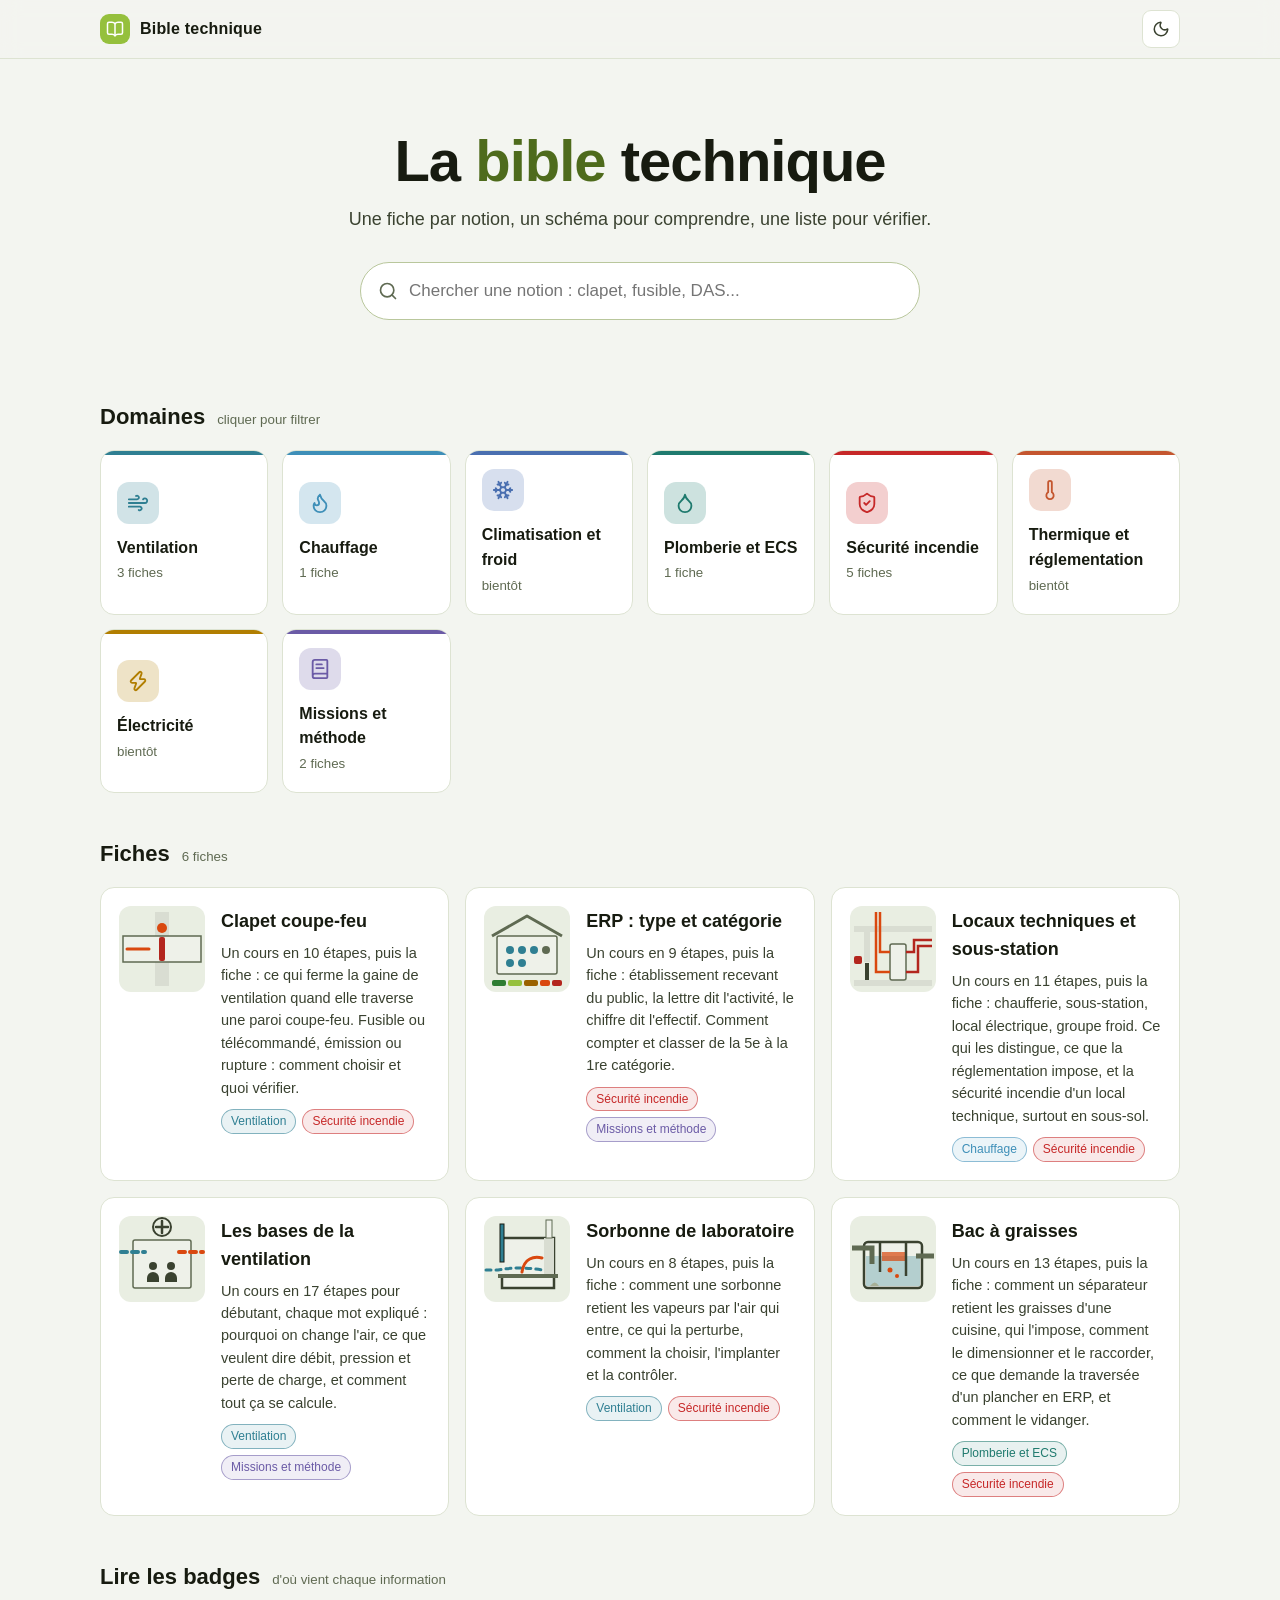
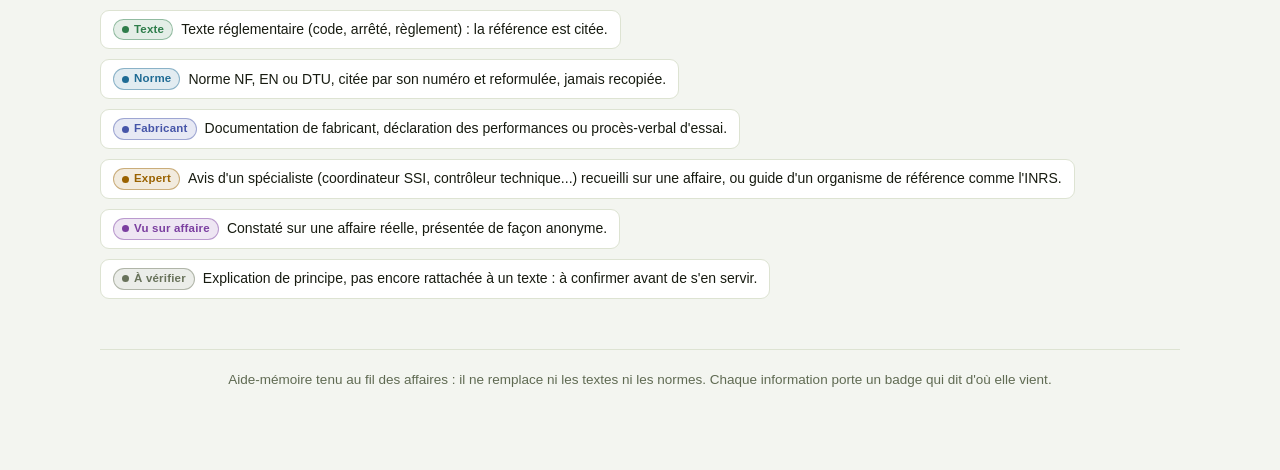
<file: index.html>
<!doctype html>
<html lang="fr">
<head>
<meta charset="utf-8">
<meta name="viewport" content="width=device-width, initial-scale=1">
<title>Bible technique</title>
<meta name="description" content="Aide-mémoire visuel : une fiche par notion, un schéma, une liste pour vérifier.">
<link rel="icon" href="favicon.svg?v=e8ab43d4" type="image/svg+xml">
<link rel="apple-touch-icon" href="apple-touch-icon.png?v=e8ab43d4">
<!-- Aperçu du lien dans Teams, Outlook, WhatsApp... : image matricielle en adresse absolue,
     1200 x 630, tirée de src/apercu.html par src/generer_apercu.py. -->
<meta property="og:type" content="website">
<meta property="og:site_name" content="Bible technique">
<meta property="og:locale" content="fr_FR">
<meta property="og:title" content="La bible technique">
<meta property="og:description" content="Aide-mémoire visuel : une fiche par notion, un schéma pour comprendre, une liste pour vérifier. Chaque information dit d'où elle vient.">
<meta property="og:url" content="https://mamalric.github.io/bible-technique/">
<meta property="og:image" content="https://mamalric.github.io/bible-technique/apercu.jpg?v=e8ab43d4">
<meta property="og:image:type" content="image/jpeg">
<meta property="og:image:width" content="1200">
<meta property="og:image:height" content="630">
<meta property="og:image:alt" content="La bible technique : un livre ouvert sur une plaque verte et les six badges de source">
<meta name="twitter:card" content="summary_large_image">
<!-- Thème posé avant le premier rendu : clair par défaut, comme les autres outils B27 ;
     le choix du sombre, mémorisé par le navigateur, l'emporte. -->
<script>try{if(localStorage.getItem("bible-theme")!=="sombre")document.documentElement.setAttribute("data-theme","clair");}catch(e){document.documentElement.setAttribute("data-theme","clair");}</script>
<link rel="stylesheet" href="bible.css?v=e8ab43d4">
</head>
<body>
<main class="page"></main>
<script src="donnees/registre.js?v=e8ab43d4"></script>
<script src="bible.js?v=e8ab43d4"></script>
<script>Bible.accueil();</script>
</body>
</html>
</file>
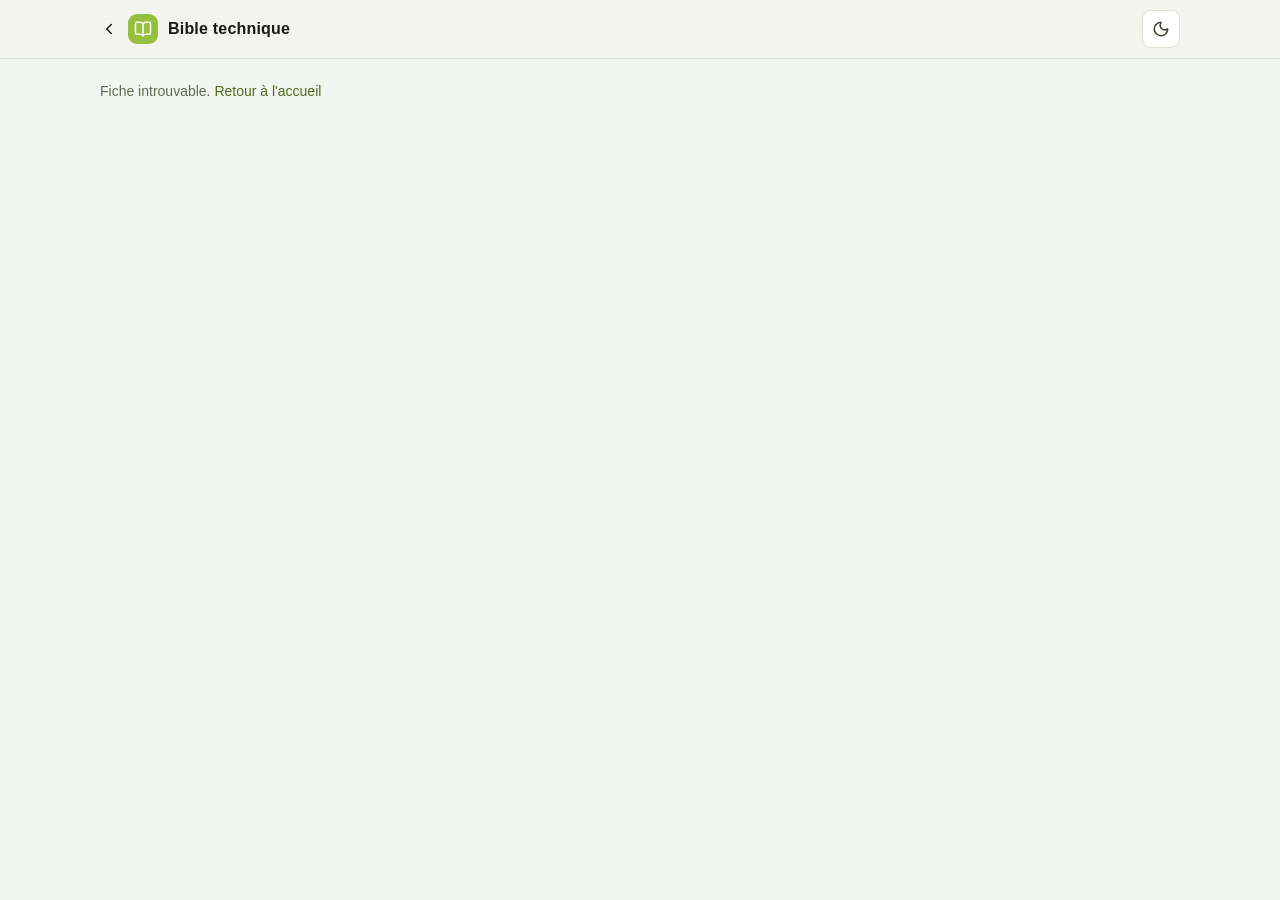
<file: fiche.html>
<!doctype html>
<html lang="fr">
<head>
<meta charset="utf-8">
<meta name="viewport" content="width=device-width, initial-scale=1">
<title>Fiche - Bible technique</title>
<link rel="icon" href="favicon.svg?v=e8ab43d4" type="image/svg+xml">
<link rel="apple-touch-icon" href="apple-touch-icon.png?v=e8ab43d4">
<!-- Aperçu du lien d'une fiche : les messageries ne lancent pas le script qui remplit
     la page, elles montrent donc l'aperçu commun de la bible. Pas d'og:url ici,
     pour que le lien garde l'adresse de la fiche. -->
<meta property="og:type" content="article">
<meta property="og:site_name" content="Bible technique">
<meta property="og:locale" content="fr_FR">
<meta property="og:title" content="Une fiche de la bible technique">
<meta property="og:description" content="Une notion, un schéma pour comprendre, une liste pour vérifier. Chaque information dit d'où elle vient.">
<meta property="og:image" content="https://mamalric.github.io/bible-technique/apercu.jpg?v=e8ab43d4">
<meta property="og:image:type" content="image/jpeg">
<meta property="og:image:width" content="1200">
<meta property="og:image:height" content="630">
<meta property="og:image:alt" content="La bible technique : un livre ouvert sur une plaque verte et les six badges de source">
<meta name="twitter:card" content="summary_large_image">
<!-- Thème posé avant le premier rendu : clair par défaut, comme les autres outils B27 ;
     le choix du sombre, mémorisé par le navigateur, l'emporte. -->
<script>try{if(localStorage.getItem("bible-theme")!=="sombre")document.documentElement.setAttribute("data-theme","clair");}catch(e){document.documentElement.setAttribute("data-theme","clair");}</script>
<link rel="stylesheet" href="bible.css?v=e8ab43d4">
</head>
<body>
<main class="page"></main>
<script src="donnees/registre.js?v=e8ab43d4"></script>
<script src="bible.js?v=e8ab43d4"></script>
<script>Bible.fiche();</script>
</body>
</html>
</file>
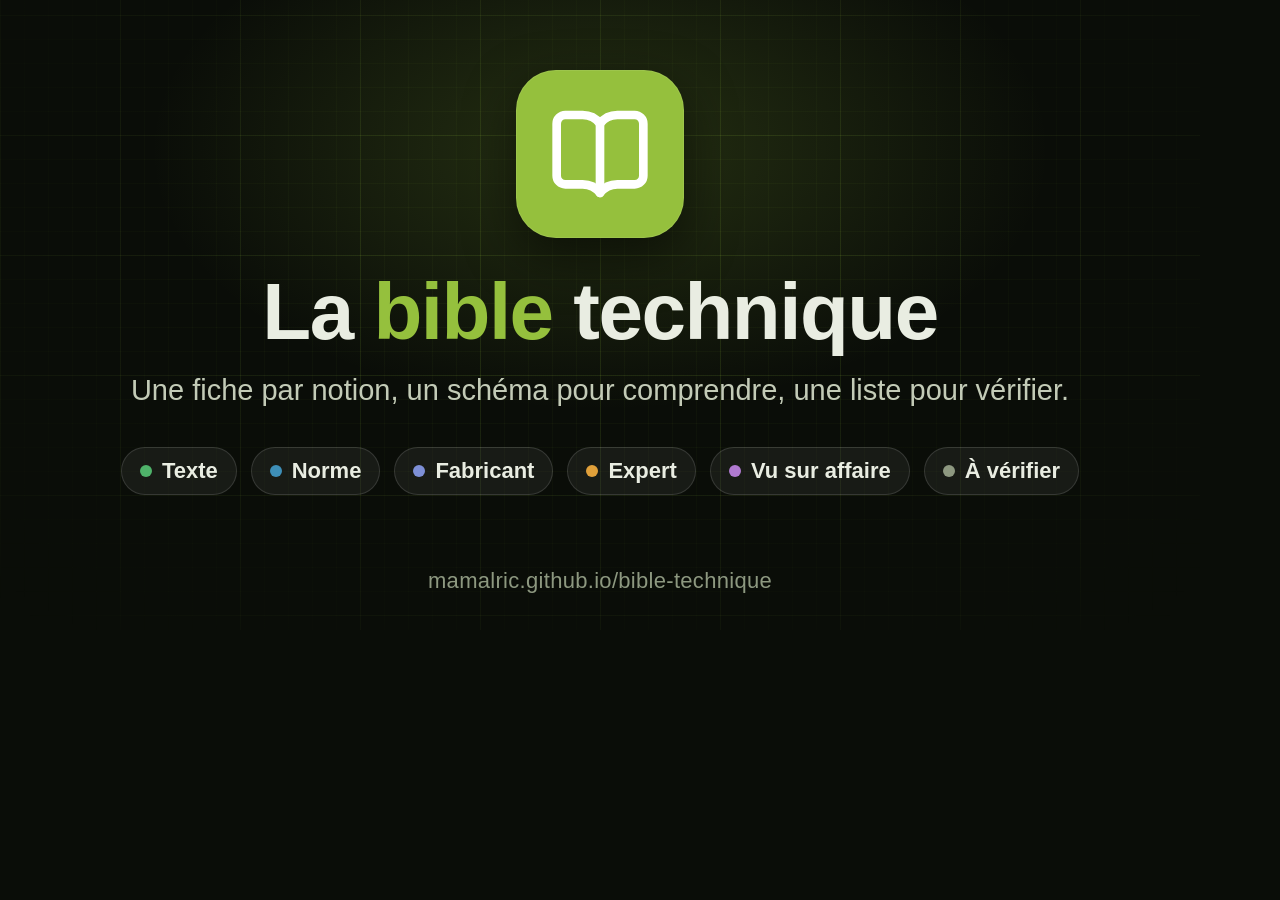
<file: src/apercu.html>
<!doctype html>
<html lang="fr">
<head>
<meta charset="utf-8">
<title>Aperçu des liens de la bible</title>
<!-- Source de apercu.jpg, l'image qu'affichent Teams, Outlook, WhatsApp... quand on colle le lien
     de la bible. 1200 x 630, l'emblème au centre pour survivre au recadrage carré des vignettes.
     Se régénère avec : python src/generer_apercu.py -->
<style>
  html, body { margin: 0; }
  body {
    width: 1200px; height: 630px; overflow: hidden; position: relative;
    background: #0a0d08; color: #e9ede2;
    font-family: Inter, "Segoe UI Variable Display", "Segoe UI", Roboto, Arial, sans-serif;
    display: flex; flex-direction: column; align-items: center;
  }
  /* Papier millimétré, la feuille du bureau d'études, estompé vers les bords. */
  .grille {
    position: absolute; inset: 0;
    background-image:
      linear-gradient(rgba(149,192,61,.10) 1px, transparent 1px),
      linear-gradient(90deg, rgba(149,192,61,.10) 1px, transparent 1px),
      linear-gradient(rgba(149,192,61,.045) 1px, transparent 1px),
      linear-gradient(90deg, rgba(149,192,61,.045) 1px, transparent 1px);
    background-size: 120px 120px, 120px 120px, 24px 24px, 24px 24px;
    background-position: 0 15px, 0 0, 0 15px, 0 0;
    -webkit-mask-image: radial-gradient(ellipse 70% 80% at 50% 40%, #000 30%, transparent 100%);
            mask-image: radial-gradient(ellipse 70% 80% at 50% 40%, #000 30%, transparent 100%);
  }
  .halo {
    position: absolute; left: 50%; top: 150px; width: 900px; height: 520px; transform: translate(-50%, -50%);
    background: radial-gradient(closest-side, rgba(149,192,61,.20), rgba(149,192,61,0));
  }
  .plaque {
    position: relative; margin-top: 70px; width: 168px; height: 168px; border-radius: 40px;
    background: #95c03d; display: grid; place-items: center;
    box-shadow: 0 18px 50px rgba(0,0,0,.55), 0 0 0 1px rgba(255,255,255,.08) inset;
  }
  h1 {
    position: relative; margin: 34px 0 0; font-size: 80px; line-height: 1; font-weight: 700; letter-spacing: -1.5px;
  }
  h1 span { color: #95c03d; }
  p {
    position: relative; margin: 22px 0 0; font-size: 29px; color: #c3cbb7;
  }
  .badges { position: relative; display: flex; gap: 14px; margin-top: 40px; }
  .badges b {
    display: inline-flex; align-items: center; gap: 10px; padding: 10px 18px; border-radius: 99px;
    font-size: 22px; font-weight: 700; color: #e9ede2;
    background: rgba(255,255,255,.06); border: 1px solid rgba(255,255,255,.13);
  }
  .badges i { width: 12px; height: 12px; border-radius: 50%; background: var(--c); }
  .adresse { position: absolute; bottom: 36px; font-size: 22px; color: #8d9880; letter-spacing: .3px; }
</style>
</head>
<body>
  <div class="grille"></div>
  <div class="halo"></div>
  <div class="plaque">
    <!-- book-open de Lucide (https://lucide.dev/icons/book-open), copié tel quel -->
    <svg width="104" height="104" viewBox="0 0 24 24" fill="none" stroke="#ffffff" stroke-width="2" stroke-linecap="round" stroke-linejoin="round">
      <path d="M12 5v16"/>
      <path d="M20.001 19A2 2 0 0022 17V5a2 2 0 00-1.999-2L16 3.002A5 5 0 0012 5a5 5 0 00-4-2H4a2 2 0 00-2 2v12a2 2 0 001.999 2H8a5 5 0 014 2 5 5 0 014-2z"/>
    </svg>
  </div>
  <h1>La <span>bible</span> technique</h1>
  <p>Une fiche par notion, un schéma pour comprendre, une liste pour vérifier.</p>
  <!-- Les six badges de source, aux couleurs de bible.css : la signature de la bible. -->
  <div class="badges">
    <b style="--c:#4fb36a"><i></i>Texte</b>
    <b style="--c:#3e8fb8"><i></i>Norme</b>
    <b style="--c:#7d8fd6"><i></i>Fabricant</b>
    <b style="--c:#e0a03a"><i></i>Expert</b>
    <b style="--c:#b07ad0"><i></i>Vu sur affaire</b>
    <b style="--c:#8d9880"><i></i>À vérifier</b>
  </div>
  <div class="adresse">mamalric.github.io/bible-technique</div>
</body>
</html>
</file>
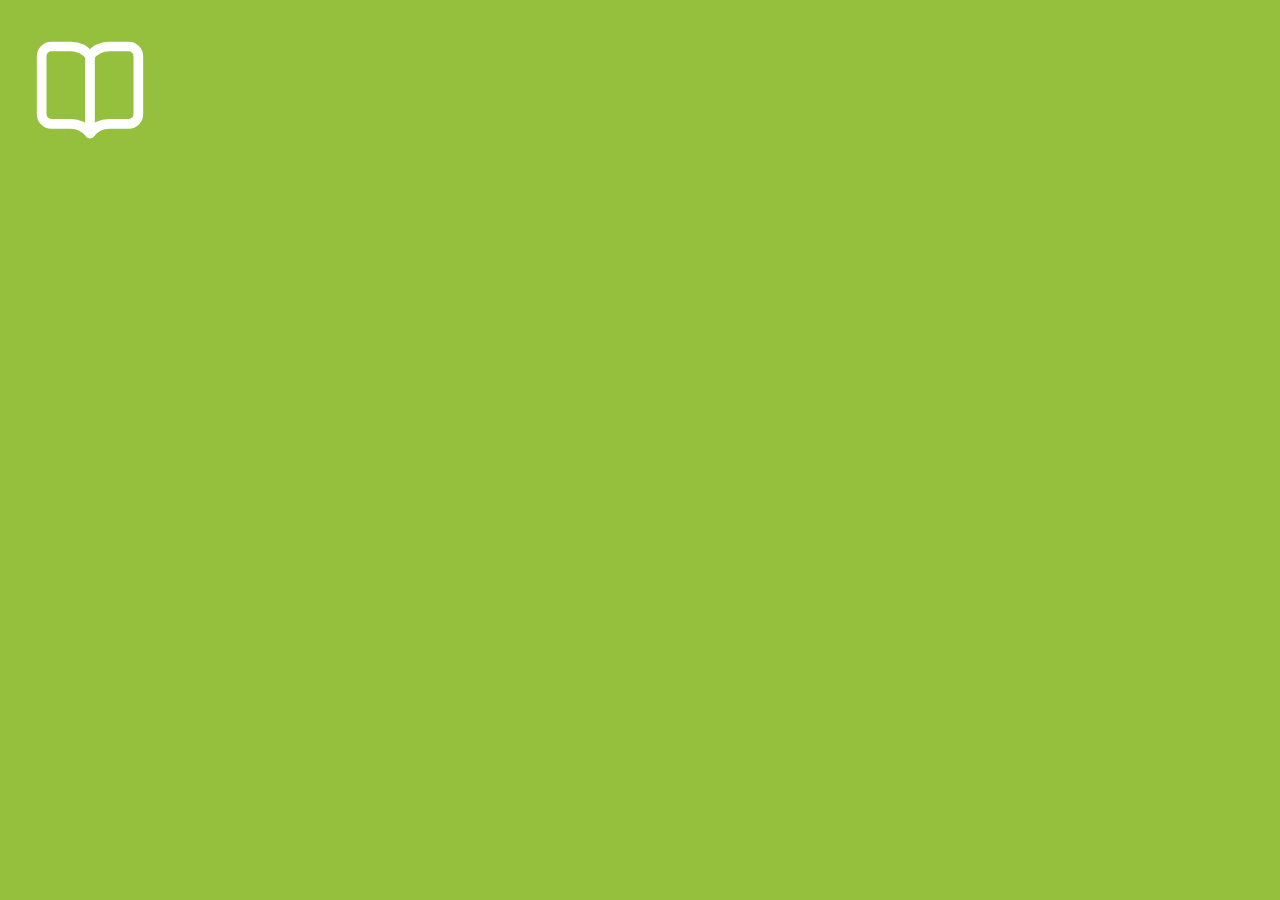
<file: src/icone-ios.html>
<!doctype html>
<html lang="fr">
<head>
<meta charset="utf-8">
<title>Icône d'écran d'accueil de la bible</title>
<!-- Source de apple-touch-icon.png (180 x 180), l'icône posée sur l'écran d'accueil d'un téléphone.
     Plaque pleine, sans coins arrondis : le téléphone arrondit lui-même.
     Se régénère avec : python src/generer_apercu.py -->
<style>
  html, body { margin: 0; }
  body { width: 180px; height: 180px; overflow: hidden; background: #95c03d; display: grid; place-items: center; }
</style>
</head>
<body>
  <!-- book-open de Lucide (https://lucide.dev/icons/book-open), copié tel quel -->
  <svg width="116" height="116" viewBox="0 0 24 24" fill="none" stroke="#ffffff" stroke-width="2" stroke-linecap="round" stroke-linejoin="round">
    <path d="M12 5v16"/>
    <path d="M20.001 19A2 2 0 0022 17V5a2 2 0 00-1.999-2L16 3.002A5 5 0 0012 5a5 5 0 00-4-2H4a2 2 0 00-2 2v12a2 2 0 001.999 2H8a5 5 0 014 2 5 5 0 014-2z"/>
  </svg>
</body>
</html>
</file>
<file: bible.css>
/* Bible technique : feuille commune à l'accueil et aux fiches.
   Palette reprise du portail b27-hub : clair par défaut comme les autres outils B27
   (data-theme="clair", posé dans l'en-tête des pages), sombre ici en :root, vert #95C03D du logo,
   couleurs de domaine = couleurs de lot B27 du catalogue du hub. */

:root{
  --fond:#0a0d08;
  --fond-2:#10150b;
  --carte:#141a0e;
  --carte-2:#1a2212;
  --ligne:rgba(149,192,61,.15);
  --ligne-forte:rgba(149,192,61,.34);
  --encre:#e9ede2;
  --encre-2:#c4cbb8;
  --discret:#8d9880;
  --accent:#95c03d;
  --accent-encre:#ffffff;   /* tout ce qui se pose sur le vert (pastilles, numéros, boutons actifs, coches) : blanc, à la demande de l'utilisateur */
  --lien:#b7dc78;
  --danger:#ef6b5b;
  --danger-fond:rgba(239,107,91,.10);
  --ok:#7cc46a;
  --ombre:0 10px 34px rgba(0,0,0,.42);
  --rayon-g:20px; --rayon-m:14px; --rayon-s:9px;
  --courbe:cubic-bezier(.2,.7,.2,1);

  /* badges de fiabilité */
  --b-texte:#4fb36a;     /* texte réglementaire */
  --b-norme:#3e8fb8;     /* norme, citée par son numéro */
  --b-fab:#7d8fd6;       /* fabricant, DoP, PV */
  --b-expert:#e0a03a;    /* dire d'expert */
  --b-cas:#b07ad0;       /* vu sur une affaire */
  --b-verif:#8d9880;     /* à vérifier */

  /* schémas */
  --s-paroi:#3a4231;
  --s-hachure:#59644c;
  --s-gaine:#2a3320;
  --s-gaine-bord:#7f8b70;
  --s-air:#9fd0e8;
  --s-chaud:#ff7a3d;
}
:root[data-theme="clair"]{
  --fond:#f3f5f0;
  --fond-2:#e9eee2;
  --carte:#ffffff;
  --carte-2:#f6f8f2;
  --ligne:#dde3d2;
  --ligne-forte:#b9c79c;
  --encre:#171b10;
  --encre-2:#3a4230;
  --discret:#5f6a52;
  --accent:#95c03d;
  --accent-encre:#ffffff;
  --lien:#4e6b1c;
  --danger:#b3261e;
  --danger-fond:rgba(179,38,30,.07);
  --ok:#2e7d32;
  --ombre:0 10px 30px rgba(30,40,15,.12);
  --b-texte:#2e7d4a; --b-norme:#1f6b94; --b-fab:#4655a8; --b-expert:#9a6200; --b-cas:#7b3fa0; --b-verif:#68725a;
  --s-paroi:#d9ddd2; --s-hachure:#a7b097; --s-gaine:#eef1e9; --s-gaine-bord:#5f6a52; --s-air:#2f7f92; --s-chaud:#d9480f;
}

*{box-sizing:border-box}
html{scroll-behavior:smooth}
body{
  margin:0; background:var(--fond); color:var(--encre);
  font-family:Inter,-apple-system,"Segoe UI",Roboto,"Helvetica Neue",Arial,sans-serif;
  font-size:16px; line-height:1.55; -webkit-font-smoothing:antialiased;
}
a{color:var(--lien); text-decoration:none}
a:hover{text-decoration:underline}
.page{max-width:1120px; margin:0 auto; padding:0 20px 80px}

/* ---------- barre du haut ---------- */
.barre{
  position:sticky; top:0; z-index:20; backdrop-filter:blur(10px);
  background:color-mix(in srgb, var(--fond) 82%, transparent);
  border-bottom:1px solid var(--ligne);
}
.barre .dedans{max-width:1120px; margin:0 auto; padding:10px 20px; display:flex; align-items:center; gap:14px}
.marque{display:flex; align-items:center; gap:10px; color:var(--encre); font-weight:700; letter-spacing:.2px}
.marque:hover{text-decoration:none}
.marque .pastille{width:30px; height:30px; border-radius:9px; background:var(--accent); display:grid; place-items:center; color:#fff; font-weight:800; font-size:15px}
.barre .vide{flex:1}
.bouton{
  border:1px solid var(--ligne-forte); background:var(--carte); color:var(--encre);
  border-radius:999px; padding:7px 14px; font:inherit; font-size:14px; cursor:pointer;
  transition:border-color .2s, transform .2s var(--courbe);
}
.bouton:hover{border-color:var(--accent)}
.bouton:active{transform:scale(.97)}
.bouton.actif{background:var(--accent); color:var(--accent-encre); border-color:var(--accent); font-weight:600}
/* Bouton de thème : un carré aux coins doux, comme les boutons du portail b27-hub. Il montre le thème
   où il mène, la lune en clair, le soleil en sombre : les deux pictogrammes sont l'un sur l'autre,
   l'un sort en tournant pendant que l'autre entre. */
.bascule-theme{
  position:relative; width:38px; height:38px; padding:0; display:grid; place-items:center; cursor:pointer;
  background:var(--carte); border:1px solid var(--ligne); border-radius:var(--rayon-s); color:var(--encre-2);
  transition:border-color .2s, color .2s, transform .2s var(--courbe);
}
.bascule-theme:hover{border-color:var(--ligne-forte); color:var(--encre); transform:translateY(-1px)}
.bascule-theme:active{transform:scale(.94)}
.bascule-theme:focus-visible{outline:2px solid var(--accent); outline-offset:2px}
.bascule-theme > span{grid-area:1/1; display:grid; transition:transform .5s var(--courbe), opacity .3s}
.bt-lune{opacity:0; transform:rotate(-100deg) scale(.4)}
:root[data-theme="clair"] .bt-soleil{opacity:0; transform:rotate(100deg) scale(.4)}
:root[data-theme="clair"] .bt-lune{opacity:1; transform:none}
/* le cercle qui ouvre le nouveau thème (bible.js) : sans le fondu par défaut du navigateur */
::view-transition-old(root), ::view-transition-new(root){animation:none; mix-blend-mode:normal}

/* Jauges : les curseurs des schémas (public, personnel, température, ouverture...). Une piste arrondie
   remplie de vert jusqu'au curseur, un curseur rond blanc cerclé de vert. Le navigateur ne sait pas
   remplir seul la piste partout : bible.js tient --rempli à jour. */
input[type="range"]{
  -webkit-appearance:none; appearance:none; width:100%; height:26px; margin:0; padding:0;
  background:transparent; cursor:pointer; --rempli:50%;
}
input[type="range"]::-webkit-slider-runnable-track{
  height:8px; border-radius:99px;
  background:linear-gradient(to right, var(--accent) 0 var(--rempli), var(--ligne-forte) var(--rempli) 100%);
}
input[type="range"]::-moz-range-track{height:8px; border-radius:99px; background:var(--ligne-forte)}
input[type="range"]::-moz-range-progress{height:8px; border-radius:99px; background:var(--accent)}
input[type="range"]::-webkit-slider-thumb{
  -webkit-appearance:none; appearance:none; width:22px; height:22px; margin-top:-7px; border-radius:50%;
  background:#fff; border:3px solid var(--accent); box-shadow:0 2px 6px rgba(0,0,0,.25);
  transition:transform .15s var(--courbe), box-shadow .15s;
}
input[type="range"]::-moz-range-thumb{
  width:16px; height:16px; border-radius:50%; background:#fff; border:3px solid var(--accent);
  box-shadow:0 2px 6px rgba(0,0,0,.25); transition:transform .15s var(--courbe), box-shadow .15s;
}
input[type="range"]:hover::-webkit-slider-thumb{transform:scale(1.1)}
input[type="range"]:hover::-moz-range-thumb{transform:scale(1.1)}
input[type="range"]:active::-webkit-slider-thumb{transform:scale(1.2)}
input[type="range"]:active::-moz-range-thumb{transform:scale(1.2)}
input[type="range"]:focus-visible{outline:none}
input[type="range"]:focus-visible::-webkit-slider-thumb{box-shadow:0 0 0 5px rgba(149,192,61,.35)}
input[type="range"]:focus-visible::-moz-range-thumb{box-shadow:0 0 0 5px rgba(149,192,61,.35)}

/* ---------- accueil ---------- */
.entree{text-align:center; padding:72px 0 36px}
.entree h1{font-size:clamp(34px,6vw,58px); line-height:1.05; margin:0 0 14px; letter-spacing:-1px}
.entree h1 span{color:var(--accent)}
.entree p{color:var(--encre-2); font-size:18px; max-width:640px; margin:0 auto 28px}
.recherche{position:relative; max-width:560px; margin:0 auto}
.recherche input{
  width:100%; padding:15px 20px 15px 48px; border-radius:999px; font:inherit; font-size:17px;
  border:1px solid var(--ligne-forte); background:var(--carte); color:var(--encre); outline:none;
}
.recherche input:focus{border-color:var(--accent); box-shadow:0 0 0 4px rgba(149,192,61,.15)}
.recherche svg{position:absolute; left:18px; top:50%; transform:translateY(-50%); color:var(--discret)}

.section-titre{display:flex; align-items:baseline; gap:12px; margin:44px 0 16px}
.section-titre h2{margin:0; font-size:22px}
.section-titre small{color:var(--discret)}

.domaines{display:grid; grid-template-columns:repeat(auto-fill,minmax(160px,1fr)); gap:14px}
.domaine{
  position:relative; border-radius:var(--rayon-m); padding:18px 16px 16px; background:var(--carte);
  border:1px solid var(--ligne); cursor:pointer; text-align:left; color:var(--encre); font:inherit;
  transition:transform .25s var(--courbe), border-color .2s, box-shadow .25s;
  overflow:hidden;
}
.domaine::before{content:""; position:absolute; inset:0 0 auto 0; height:4px; background:var(--c)}
.domaine:hover{transform:translateY(-3px); border-color:var(--c); box-shadow:var(--ombre)}
.domaine.choisi{border-color:var(--c); box-shadow:0 0 0 2px var(--c) inset}
.domaine .ico{width:42px; height:42px; border-radius:12px; display:grid; place-items:center; background:color-mix(in srgb, var(--c) 22%, transparent); color:var(--c); margin-bottom:12px}
.domaine b{display:block; font-size:16px}
.domaine small{color:var(--discret)}

.fiches{display:grid; grid-template-columns:repeat(auto-fill,minmax(300px,1fr)); gap:16px}
.carte-fiche{
  display:flex; gap:16px; padding:18px; border-radius:var(--rayon-m); background:var(--carte);
  border:1px solid var(--ligne); color:var(--encre); transition:transform .25s var(--courbe), border-color .2s, box-shadow .25s;
}
.carte-fiche:hover{text-decoration:none; transform:translateY(-3px); border-color:var(--ligne-forte); box-shadow:var(--ombre)}
.carte-fiche .vignette{flex:0 0 86px; height:86px; border-radius:12px; background:var(--fond-2); display:grid; place-items:center; overflow:hidden}
.carte-fiche h3{margin:2px 0 6px; font-size:18px}
.carte-fiche p{margin:0 0 10px; color:var(--encre-2); font-size:14.5px}
.puces-domaines{display:flex; gap:6px; flex-wrap:wrap}
.puce{font-size:12px; padding:2px 9px; border-radius:999px; border:1px solid color-mix(in srgb, var(--c) 55%, transparent); color:var(--c); background:color-mix(in srgb, var(--c) 10%, transparent)}
.carte-vide{padding:26px; border:1px dashed var(--ligne-forte); border-radius:var(--rayon-m); color:var(--discret); text-align:center}

.legende{display:flex; flex-wrap:wrap; gap:10px}
.legende .item{display:flex; align-items:center; gap:8px; padding:8px 12px; border-radius:var(--rayon-s); background:var(--carte); border:1px solid var(--ligne); font-size:14px}

/* ---------- badges de source ---------- */
.badge{
  display:inline-flex; align-items:center; gap:5px; font-size:11.5px; font-weight:600; letter-spacing:.2px;
  padding:1px 8px; border-radius:999px; vertical-align:2px; white-space:nowrap; cursor:help;
  color:var(--bc); background:color-mix(in srgb, var(--bc) 13%, transparent); border:1px solid color-mix(in srgb, var(--bc) 45%, transparent);
}
.badge::before{content:""; width:7px; height:7px; border-radius:50%; background:var(--bc)}
.badge.texte{--bc:var(--b-texte)} .badge.norme{--bc:var(--b-norme)} .badge.fabricant{--bc:var(--b-fab)}
.badge.expert{--bc:var(--b-expert)} .badge.cas{--bc:var(--b-cas)} .badge.verifier{--bc:var(--b-verif)}

/* ---------- fiche ---------- */
.fil{margin:22px 0 0; font-size:14px; color:var(--discret)}
.tete-fiche{display:grid; grid-template-columns:1fr; gap:10px; margin:14px 0 26px}
.tete-fiche h1{font-size:clamp(30px,5vw,46px); line-height:1.08; margin:0; letter-spacing:-.6px}
.tete-fiche .soustitre{color:var(--encre-2); font-size:18px; margin:0}

.bloc{background:var(--carte); border:1px solid var(--ligne); border-radius:var(--rayon-g); padding:22px; margin:18px 0}
.bloc > h2{margin:0 0 14px; font-size:19px; display:flex; align-items:center; gap:10px}
.bloc > h2 .num{width:28px; height:28px; border-radius:8px; display:grid; place-items:center; background:var(--accent); color:var(--accent-encre); font-size:14px; font-weight:800}

/* schéma */
.schema-onglets{display:flex; gap:8px; flex-wrap:wrap; margin-bottom:14px}
.schema-cadre{background:var(--fond-2); border-radius:var(--rayon-m); border:1px solid var(--ligne); overflow:hidden}
.schema-cadre svg{display:block; width:100%; height:auto}
.schema-commandes{display:flex; gap:10px; flex-wrap:wrap; align-items:center; margin-top:14px}
.schema-etat{margin-left:auto; font-weight:600; font-size:15px}
.schema-etat.ferme{color:var(--danger)} .schema-etat.ouvert{color:var(--ok)}
.schema-note{margin:12px 0 0; color:var(--encre-2); font-size:15px}

/* cours pas à pas */
#cours{scroll-margin-top:72px}
.cours-intro{margin:0 0 14px; color:var(--encre-2); font-size:17px}
.cours-points{display:flex; flex-wrap:wrap; gap:6px; margin-bottom:10px}
.cours-point{width:36px; height:36px; border-radius:10px; border:1px solid var(--ligne-forte); background:var(--fond-2); color:var(--encre-2); font:inherit; font-size:14px; font-weight:700; cursor:pointer}
.cours-point:hover{border-color:var(--accent)}
.cours-point.vu{background:color-mix(in srgb, var(--accent) 22%, transparent); color:var(--encre)}
.cours-point.actif{background:var(--accent); border-color:var(--accent); color:var(--accent-encre)}
.cours-sommaire{margin-bottom:18px; font-size:15px}
.cours-sommaire summary{cursor:pointer; color:var(--lien); font-weight:600}
.cours-sommaire-grille{display:grid; grid-template-columns:repeat(auto-fit,minmax(230px,1fr)); gap:16px; margin-top:12px}
.cours-sommaire h4{margin:0 0 6px; font-size:13px; letter-spacing:.3px; color:var(--discret); text-transform:uppercase}
.cours-sommaire button{display:block; width:100%; padding:4px 0; border:0; background:none; color:var(--encre); font:inherit; text-align:left; cursor:pointer}
.cours-sommaire button:hover{color:var(--lien)}
.chapitre-partie{margin:0; color:var(--discret); font-size:14px; font-weight:600}
.chapitre h3{margin:2px 0 12px; font-size:clamp(22px,3.4vw,28px); line-height:1.2; letter-spacing:-.3px}
.chapitre-intro{margin:0 0 14px; font-size:17px}
.chapitre-dessin{margin-bottom:18px}
.chapitre-dessin .schema-cadre svg{max-width:720px; margin:0 auto}
.chapitre-lignes{margin:0 0 16px; padding:0; list-style:none; display:grid; gap:10px; font-size:17px; line-height:1.5}
.chapitre-lignes li{padding-left:24px; position:relative}
.chapitre-lignes li::before{content:""; position:absolute; left:2px; top:10px; width:10px; height:10px; border-radius:3px; background:var(--accent)}
.chapitre-tuiles{display:grid; grid-template-columns:repeat(auto-fill,minmax(260px,1fr)); gap:12px; margin-bottom:16px}
.chapitre-tuile{display:flex; gap:12px; align-items:flex-start; padding:12px; border-radius:var(--rayon-m); background:var(--fond-2); border:1px solid var(--ligne); font-size:15px}
.chapitre-tuile .ico{flex:0 0 56px; height:56px; display:block}
.chapitre-tuile .ico:empty{display:none}
.chapitre-tuile b{display:block; margin-bottom:2px; font-size:16px}
.chapitre-calcul{margin:0 0 16px; padding:0; list-style:none; display:grid; gap:10px; counter-reset:calcul}
.chapitre-calcul li{position:relative; padding:12px 14px 12px 50px; border-radius:var(--rayon-m); background:var(--fond-2); border:1px solid var(--ligne); counter-increment:calcul}
.chapitre-calcul li::before{content:counter(calcul); position:absolute; left:12px; top:12px; width:26px; height:26px; border-radius:8px; display:grid; place-items:center; background:var(--accent); color:var(--accent-encre); font-size:14px; font-weight:800}
.chapitre-calcul .question{font-weight:650}
.chapitre-calcul .operation{font-size:17px; font-variant-numeric:tabular-nums}
.chapitre-calcul .operation b{color:var(--lien); white-space:nowrap}
.chapitre-calcul p{margin:4px 0 0; color:var(--encre-2); font-size:15px}
.chapitre-comme{margin:0 0 12px; padding:12px 14px; border-left:4px solid var(--b-norme); border-radius:0 var(--rayon-s) var(--rayon-s) 0; background:color-mix(in srgb, var(--b-norme) 10%, transparent)}
.chapitre-retenir{margin:0; padding:12px 14px; border-radius:var(--rayon-m); background:color-mix(in srgb, var(--accent) 14%, transparent); border:1px solid var(--accent); font-size:17px; font-weight:600}
.chapitre-nav{display:flex; justify-content:space-between; gap:10px; flex-wrap:wrap; margin-top:18px}
.chapitre-nav .bouton{text-align:left}

/* l'essentiel */
.essentiel{font-size:19px; line-height:1.5; margin:0; padding-left:0; list-style:none; display:grid; gap:10px}
.essentiel li{padding-left:30px; position:relative}
.essentiel li::before{content:""; position:absolute; left:4px; top:11px; width:12px; height:12px; border-radius:4px; background:var(--accent)}

/* chiffres clés */
.tuiles{display:grid; grid-template-columns:repeat(auto-fit,minmax(190px,1fr)); gap:14px}
.tuile{background:var(--fond-2); border:1px solid var(--ligne); border-radius:var(--rayon-m); padding:18px}
.tuile .valeur{font-size:38px; font-weight:800; line-height:1; color:var(--accent); letter-spacing:-1px}
/* en clair, le vert du logo ne tient pas face au texte : vert d'encre, comme le hub */
:root[data-theme="clair"] .tuile .valeur, :root[data-theme="clair"] .entree h1 span{color:var(--lien)}
.tuile .libelle{margin:8px 0 10px; color:var(--encre-2); font-size:14.5px}

/* arbre de décision */
.arbre{display:grid; gap:12px}
.etape{border-left:3px solid var(--ligne-forte); padding:4px 0 4px 16px; animation:apparait .35s var(--courbe)}
.etape .question{font-weight:650; font-size:17px; margin-bottom:10px}
.etape .choix{display:flex; gap:8px; flex-wrap:wrap}
.etape.repondue .choix .bouton:not(.actif){opacity:.35}
.verdict{border-radius:var(--rayon-m); padding:16px 18px; background:color-mix(in srgb, var(--accent) 14%, transparent); border:1px solid var(--accent); animation:apparait .35s var(--courbe)}
.verdict b{font-size:18px; display:block; margin-bottom:4px}
.verdict p{margin:0; color:var(--encre-2)}
@keyframes apparait{from{opacity:0; transform:translateY(6px)} to{opacity:1; transform:none}}

/* à vérifier */
.colonnes{display:grid; grid-template-columns:repeat(auto-fit,minmax(260px,1fr)); gap:14px}
.colonne{background:var(--fond-2); border:1px solid var(--ligne); border-radius:var(--rayon-m); padding:16px}
.colonne h3{margin:0 0 12px; font-size:16px; display:flex; align-items:center; gap:8px}
.colonne h3 .ico{width:30px; height:30px; border-radius:9px; display:grid; place-items:center; background:color-mix(in srgb, var(--accent) 18%, transparent); color:var(--accent)}
.coche{display:flex; gap:10px; align-items:flex-start; padding:7px 0; border-top:1px solid var(--ligne); cursor:pointer; font-size:15px}
.coche:first-of-type{border-top:0}
.coche input{appearance:none; flex:0 0 20px; height:20px; margin-top:2px; border-radius:6px; border:2px solid var(--ligne-forte); display:grid; place-items:center; cursor:pointer}
.coche input:checked{background:var(--accent); border-color:var(--accent)}
.coche input:checked::after{content:""; width:6px; height:11px; border:solid var(--accent-encre); border-width:0 2.5px 2.5px 0; transform:rotate(45deg) translate(-1px,-1px)}
.coche input:checked + span{color:var(--discret); text-decoration:line-through}

/* pièges */
.pieges{display:grid; gap:12px}
.piege{display:flex; gap:14px; padding:14px 16px; border-radius:var(--rayon-m); background:var(--danger-fond); border:1px solid color-mix(in srgb, var(--danger) 45%, transparent)}
.piege .ico{flex:0 0 34px; height:34px; border-radius:10px; display:grid; place-items:center; background:var(--danger); color:#fff}
.piege p{margin:0}

/* ne pas confondre */
.confondre{display:grid; grid-template-columns:repeat(auto-fit,minmax(260px,1fr)); gap:14px}
.confondre > div{padding:16px; border-radius:var(--rayon-m); background:var(--fond-2); border:1px solid var(--ligne)}
.confondre b{display:block; margin-bottom:6px}

/* vu sur */
.frise{position:relative; padding-left:26px; display:grid; gap:16px}
.frise::before{content:""; position:absolute; left:8px; top:6px; bottom:6px; width:2px; background:var(--ligne-forte)}
.evenement{position:relative}
.evenement::before{content:""; position:absolute; left:-23px; top:6px; width:12px; height:12px; border-radius:50%; background:var(--b-cas); box-shadow:0 0 0 4px color-mix(in srgb, var(--b-cas) 22%, transparent)}
.evenement .date{font-size:13px; color:var(--discret); font-weight:600}
.evenement p{margin:2px 0 0}

/* sources */
.sources{margin:0; padding:0; list-style:none; display:grid; gap:8px; font-size:14.5px}
.sources li{display:flex; gap:10px; align-items:baseline}

.pied{margin-top:50px; padding-top:20px; border-top:1px solid var(--ligne); color:var(--discret); font-size:13.5px; text-align:center}

@media (max-width:640px){
  .page{padding:0 16px 60px}
  .entree{padding:46px 0 26px}
  .bloc{padding:16px}
  .tuile .valeur{font-size:32px}
  .carte-fiche{flex-direction:column}
  .carte-fiche .vignette{width:100%; flex-basis:auto}
}
@media (prefers-reduced-motion:reduce){
  *{animation:none!important; transition:none!important}
}
</file>
